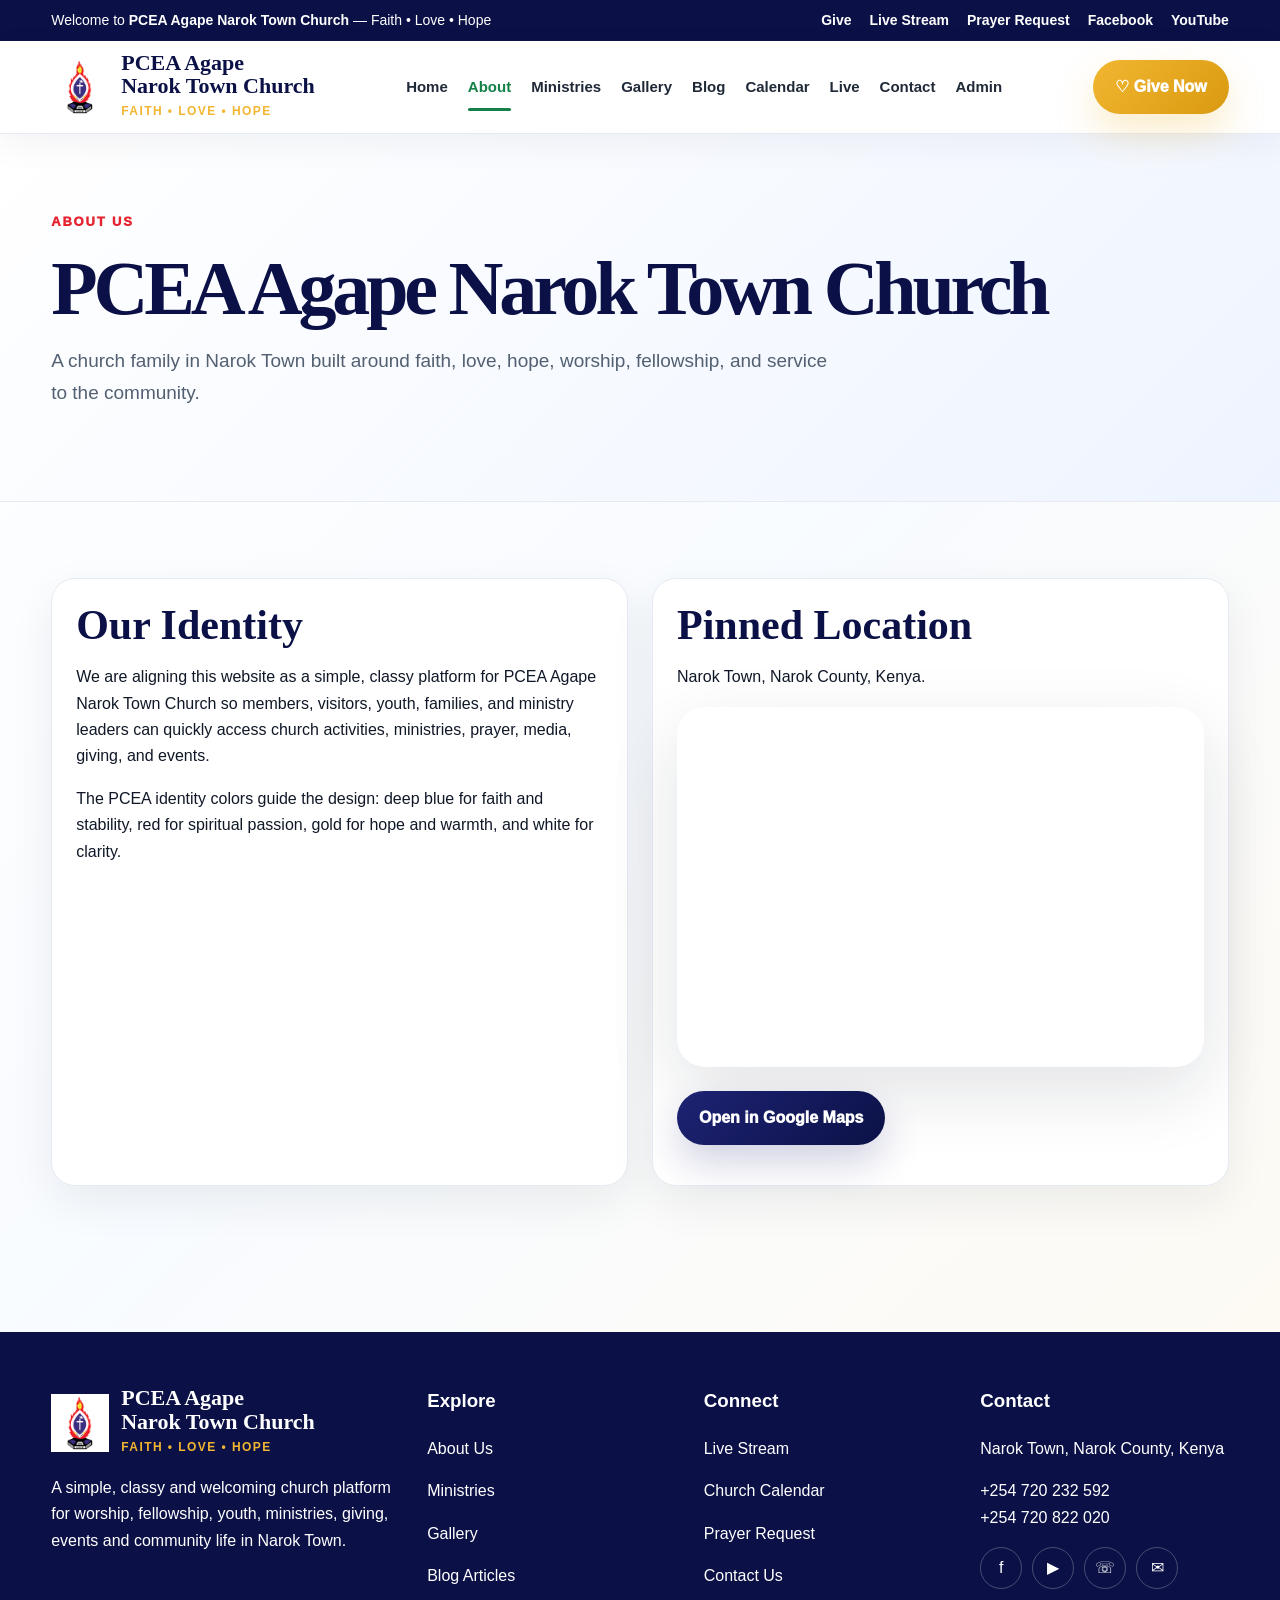
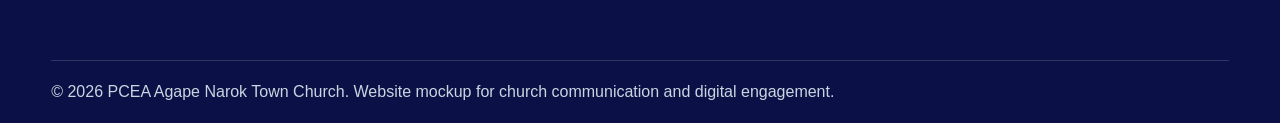
<file: about.html>
<!doctype html><html lang="en"><head><meta charset="UTF-8"><meta name="viewport" content="width=device-width,initial-scale=1.0"><title>About | PCEA Agape Narok Town Church</title><link rel="preconnect" href="https://images.unsplash.com"><link rel="stylesheet" href="assets/css/styles.css"><script src="data/site.js"></script><script src="assets/js/app.js" defer></script></head><body>

<main><section class="page-hero"><div class="container"><span class="eyebrow">About Us</span><h1>PCEA Agape Narok Town Church</h1><p class="lead">A church family in Narok Town built around faith, love, hope, worship, fellowship, and service to the community.</p></div></section><section class="section"><div class="container feature-grid"><div class="card"><h2>Our Identity</h2><p>We are aligning this website as a simple, classy platform for PCEA Agape Narok Town Church so members, visitors, youth, families, and ministry leaders can quickly access church activities, ministries, prayer, media, giving, and events.</p><p>The PCEA identity colors guide the design: deep blue for faith and stability, red for spiritual passion, gold for hope and warmth, and white for clarity.</p></div><div class="card"><h2>Pinned Location</h2><p>Narok Town, Narok County, Kenya.</p><iframe class="map" loading="lazy" src="https://www.google.com/maps?q=PCEA%20Narok%20Town%20Church%20Narok%20Kenya&output=embed"></iframe><p><a class="btn btn-primary" target="_blank" href="https://www.google.com/maps/search/?api=1&query=PCEA%20Narok%20Town%20Church%20Narok%20Kenya">Open in Google Maps</a></p></div></div></section></main></body></html>
</file>
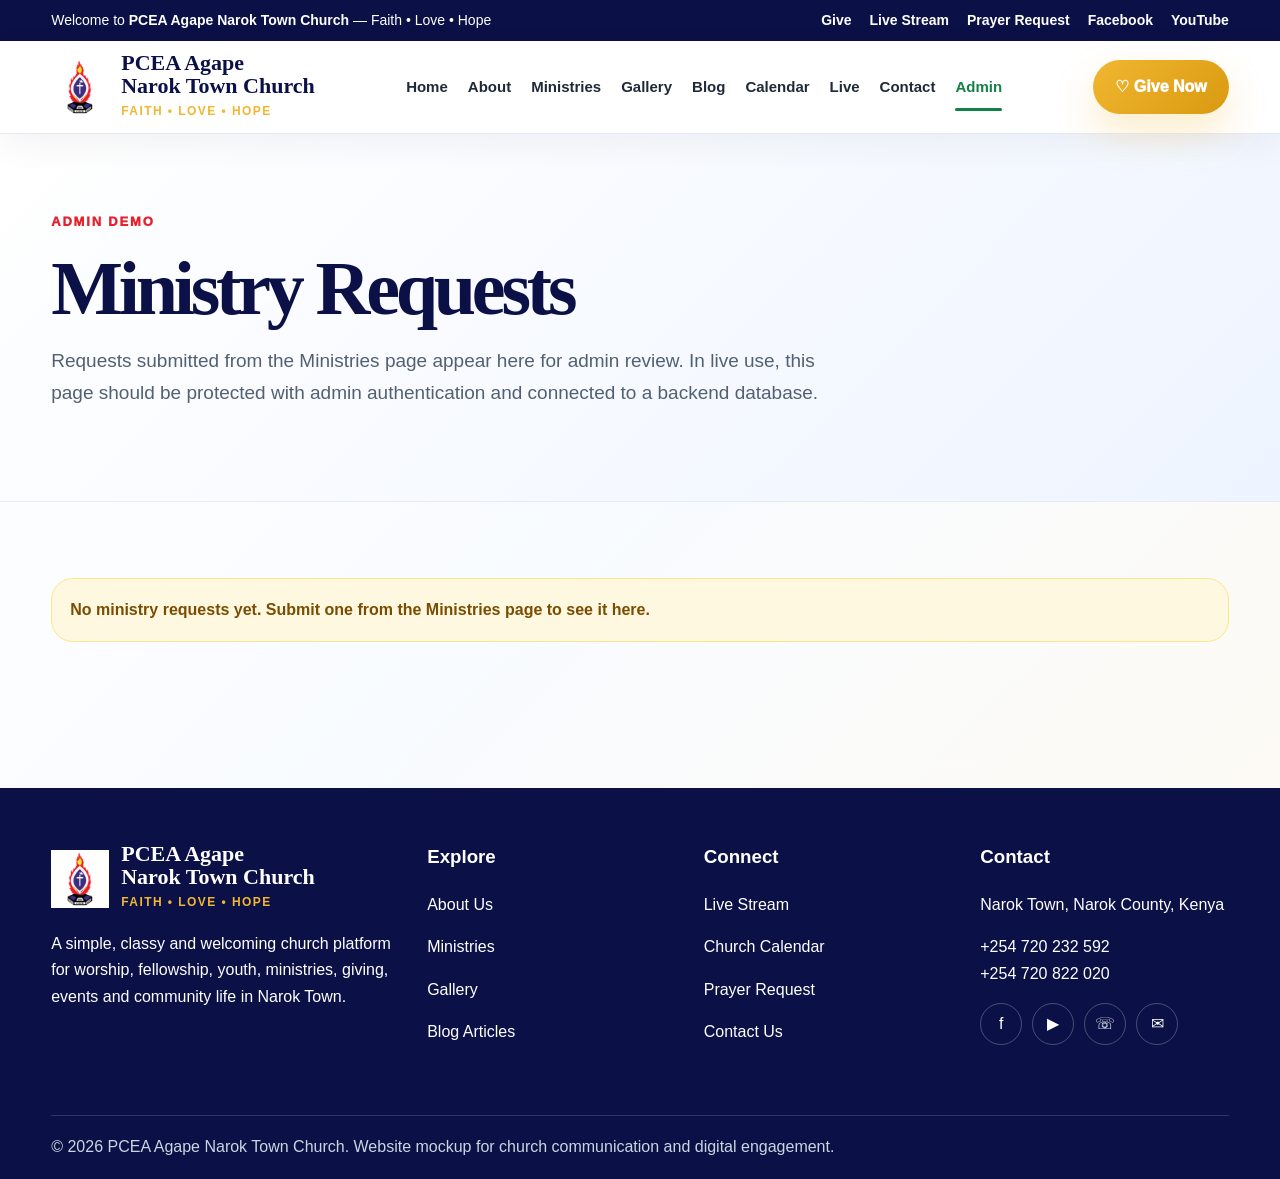
<file: admin-requests.html>
<!doctype html><html lang="en"><head><meta charset="UTF-8"><meta name="viewport" content="width=device-width,initial-scale=1.0"><title>Admin Ministry Requests | PCEA Agape</title><link rel="preconnect" href="https://images.unsplash.com"><link rel="stylesheet" href="assets/css/styles.css"><script src="data/site.js"></script><script src="assets/js/app.js" defer></script></head><body>

<main><section class="page-hero"><div class="container"><span class="eyebrow">Admin Demo</span><h1>Ministry Requests</h1><p class="lead">Requests submitted from the Ministries page appear here for admin review. In live use, this page should be protected with admin authentication and connected to a backend database.</p></div></section><section class="section"><div class="container" id="adminRequests"></div></section></main></body></html>
</file>
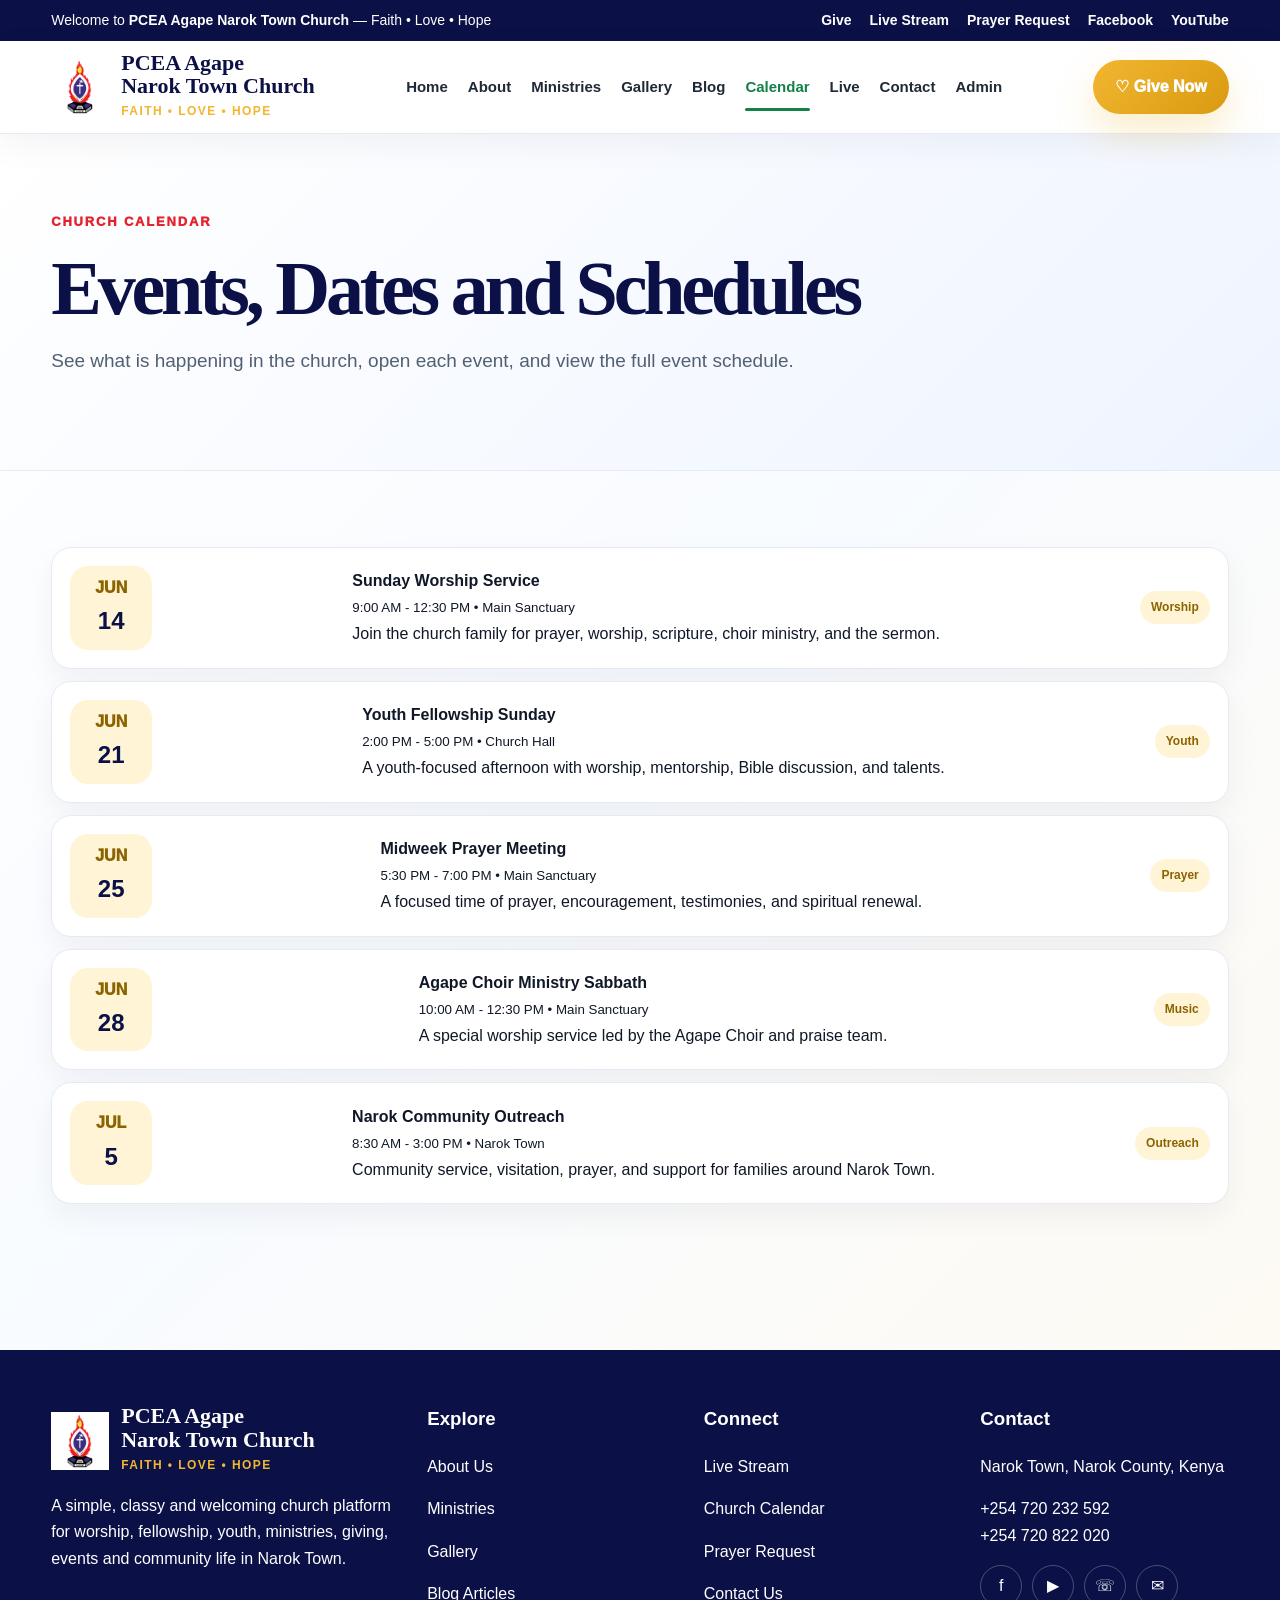
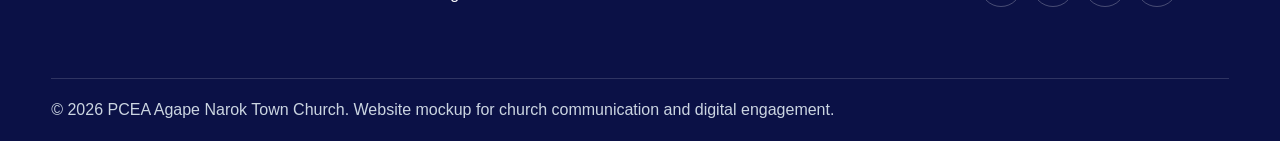
<file: calendar.html>
<!doctype html><html lang="en"><head><meta charset="UTF-8"><meta name="viewport" content="width=device-width,initial-scale=1.0"><title>Calendar | PCEA Agape Narok Town Church</title><link rel="preconnect" href="https://images.unsplash.com"><link rel="stylesheet" href="assets/css/styles.css"><script src="data/site.js"></script><script src="assets/js/app.js" defer></script></head><body>

<main><section class="page-hero"><div class="container"><span class="eyebrow">Church Calendar</span><h1>Events, Dates and Schedules</h1><p class="lead">See what is happening in the church, open each event, and view the full event schedule.</p></div></section><section class="section"><div class="container"><div class="list" id="eventsList"></div></div></section></main></body></html>
</file>
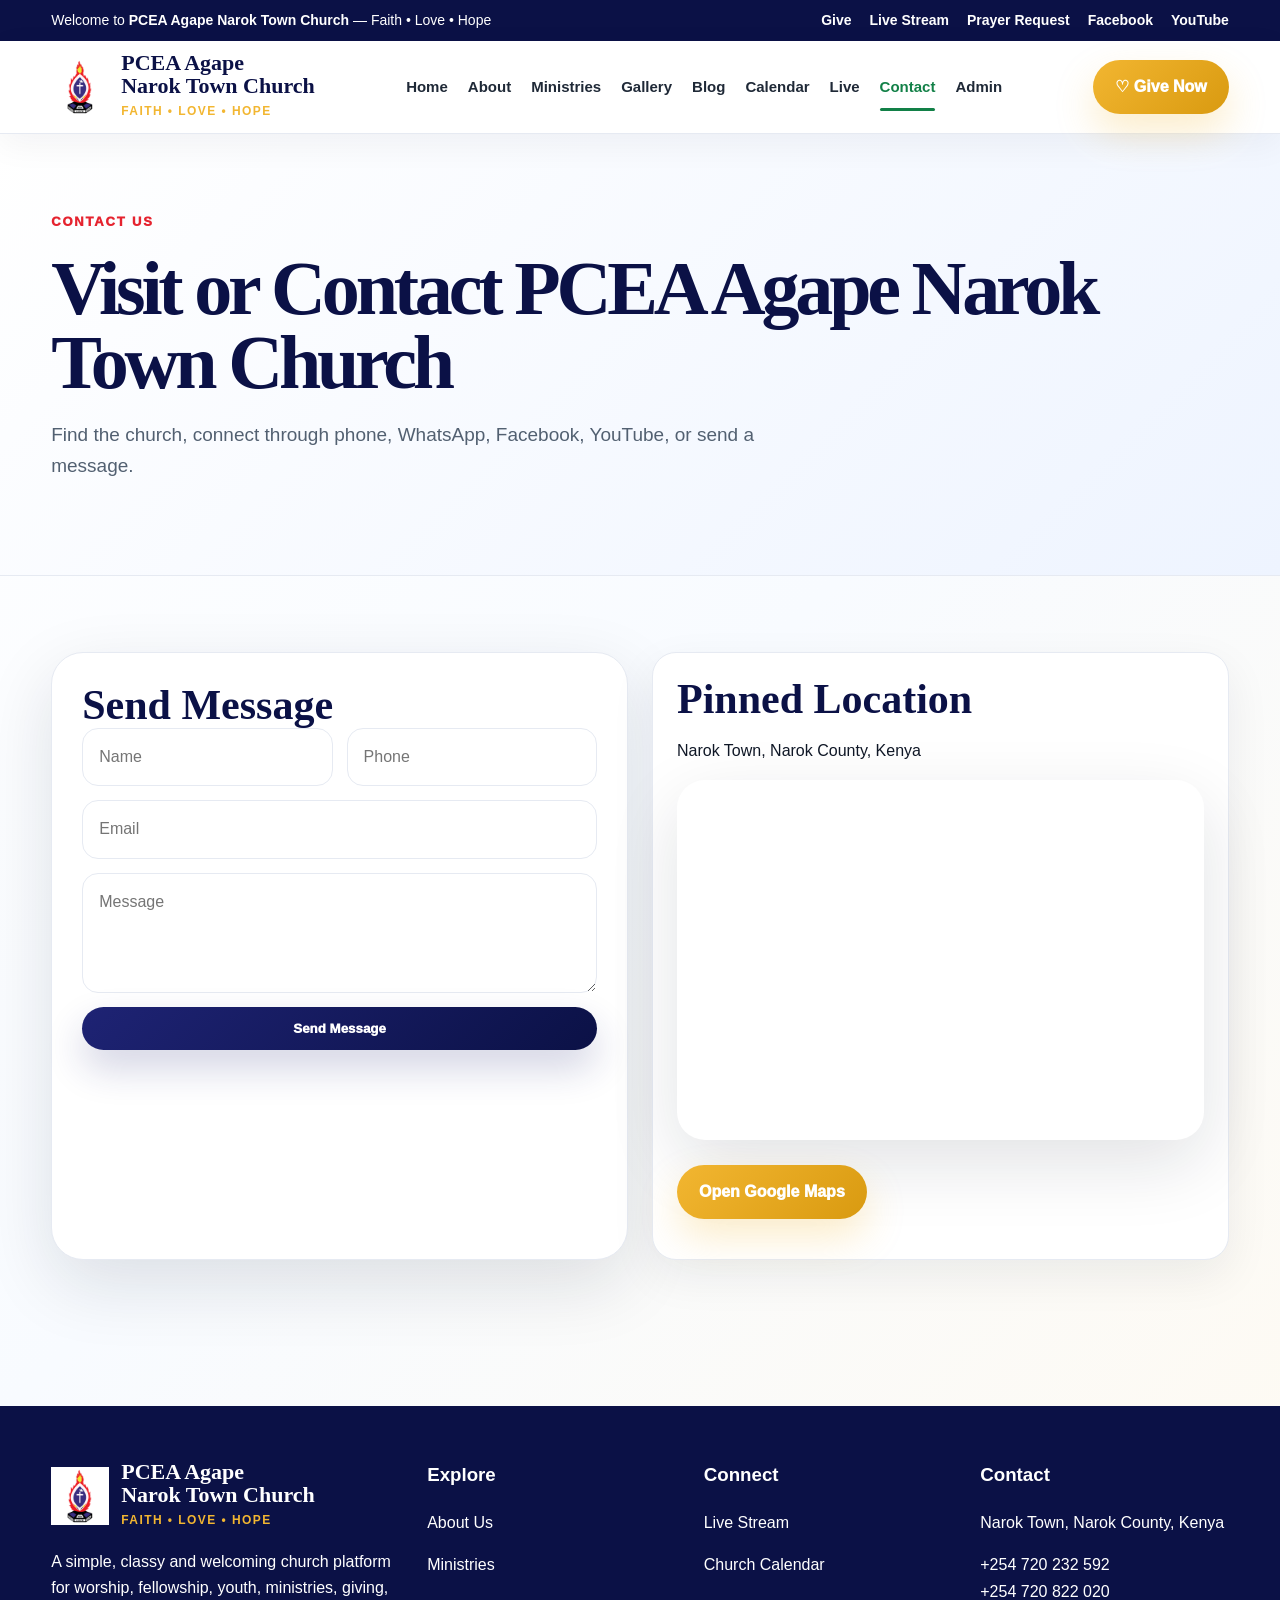
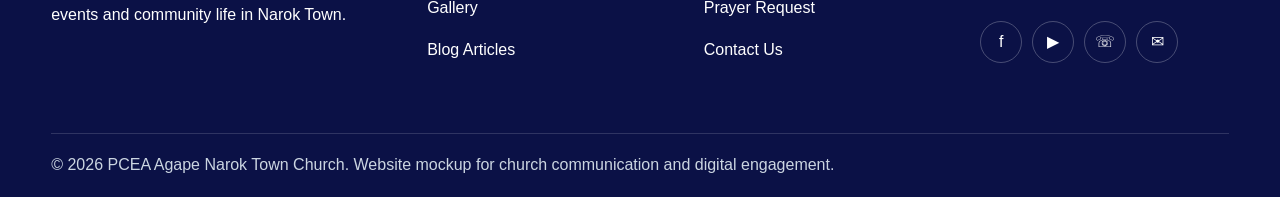
<file: contact.html>
<!doctype html><html lang="en"><head><meta charset="UTF-8"><meta name="viewport" content="width=device-width,initial-scale=1.0"><title>Contact | PCEA Agape Narok Town Church</title><link rel="preconnect" href="https://images.unsplash.com"><link rel="stylesheet" href="assets/css/styles.css"><script src="data/site.js"></script><script src="assets/js/app.js" defer></script></head><body>

<main><section class="page-hero"><div class="container"><span class="eyebrow">Contact Us</span><h1>Visit or Contact PCEA Agape Narok Town Church</h1><p class="lead">Find the church, connect through phone, WhatsApp, Facebook, YouTube, or send a message.</p></div></section><section class="section"><div class="container feature-grid"><div class="form-panel"><h2>Send Message</h2><form><div class="form-grid"><input placeholder="Name"><input placeholder="Phone"></div><input placeholder="Email"><textarea placeholder="Message"></textarea><button class="btn btn-primary" type="button" onclick="alert('Message submitted in demo mode.')">Send Message</button></form></div><div class="card"><h2>Pinned Location</h2><p>Narok Town, Narok County, Kenya</p><iframe class="map" loading="lazy" src="https://www.google.com/maps?q=PCEA%20Narok%20Town%20Church%20Narok%20Kenya&output=embed"></iframe><p><a class="btn btn-gold" target="_blank" href="https://www.google.com/maps/search/?api=1&query=PCEA%20Narok%20Town%20Church%20Narok%20Kenya">Open Google Maps</a></p></div></div></section></main></body></html>
</file>
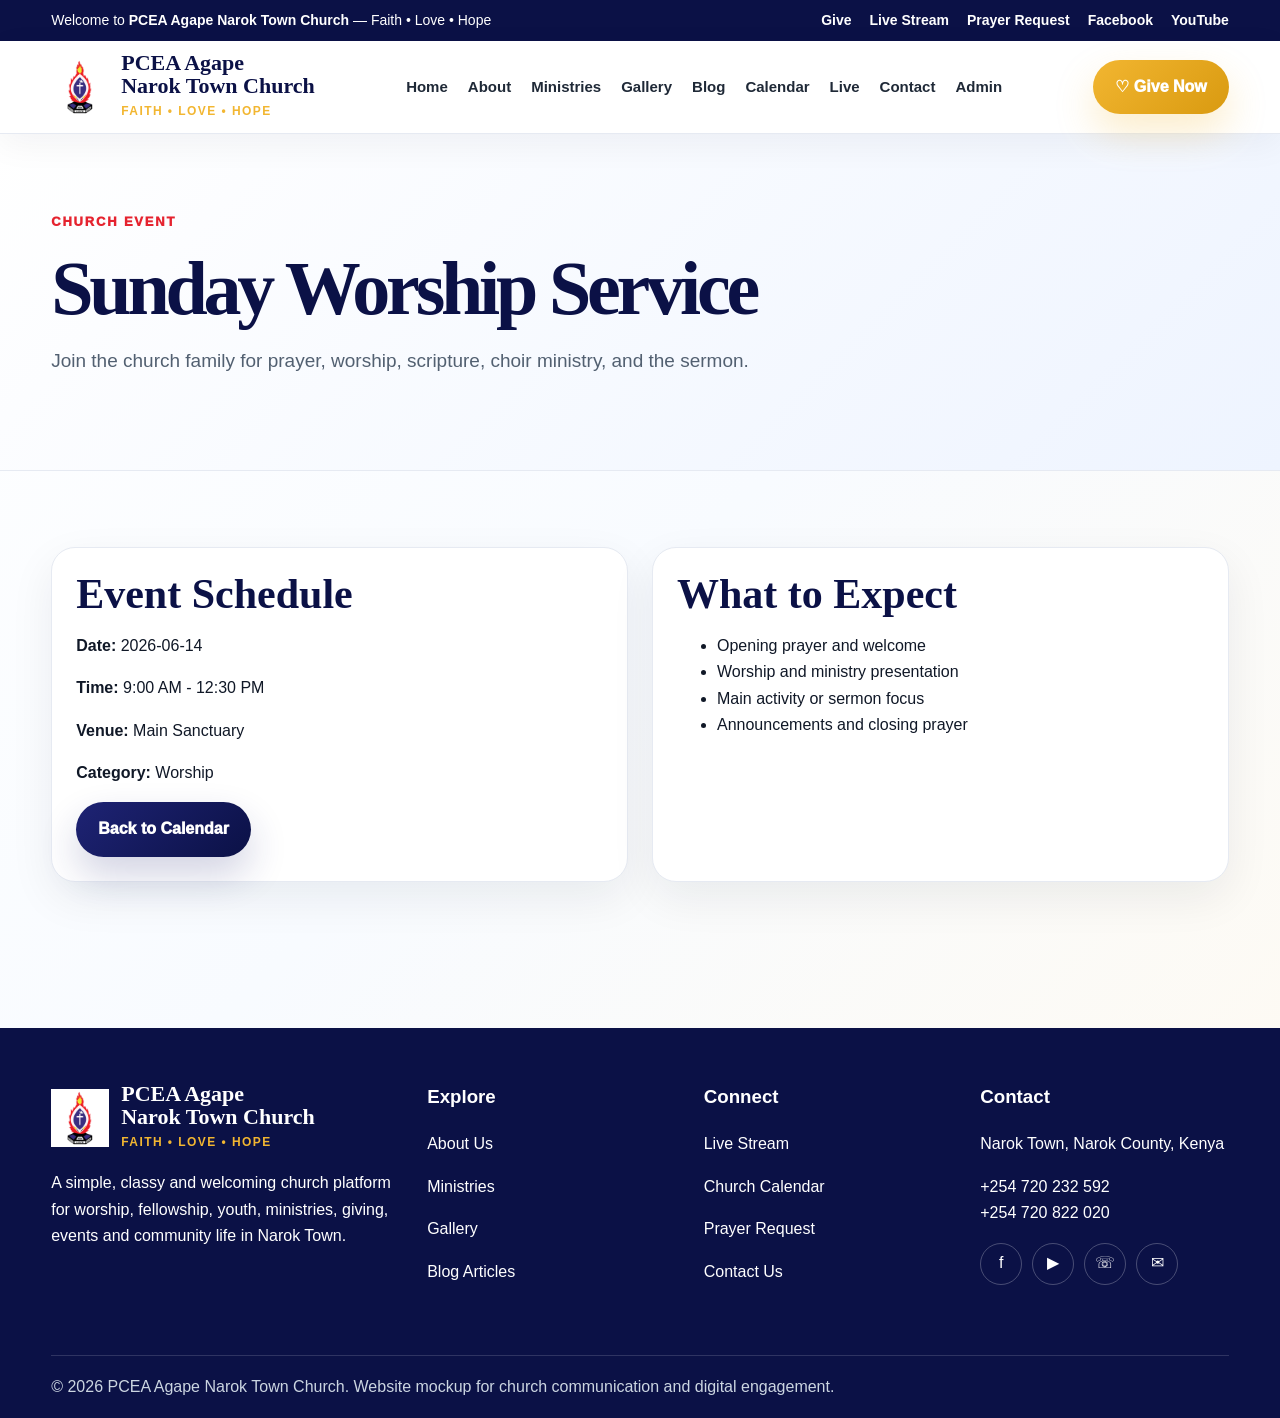
<file: event.html>
<!doctype html><html lang="en"><head><meta charset="UTF-8"><meta name="viewport" content="width=device-width,initial-scale=1.0"><title>Event | PCEA Agape</title><link rel="preconnect" href="https://images.unsplash.com"><link rel="stylesheet" href="assets/css/styles.css"><script src="data/site.js"></script><script src="assets/js/app.js" defer></script></head><body>
<main id="eventDetail"></main></body></html>
</file>
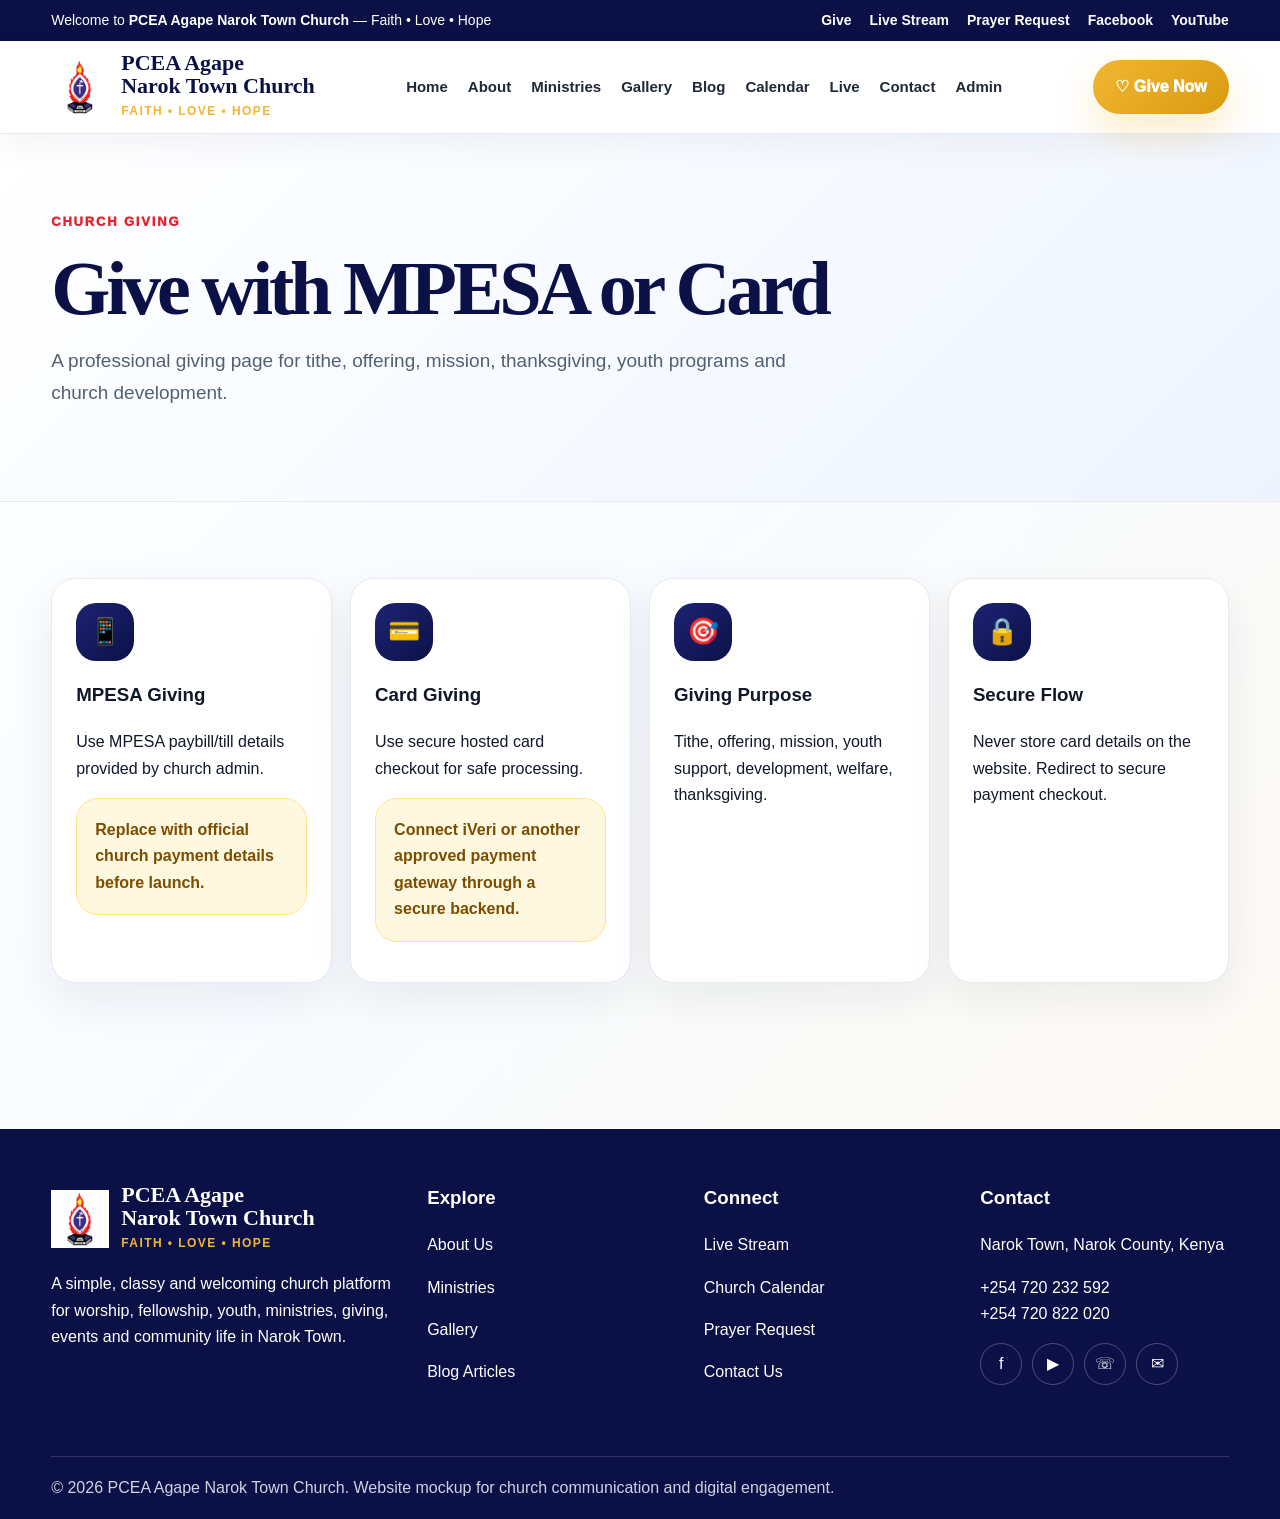
<file: giving.html>
<!doctype html><html lang="en"><head><meta charset="UTF-8"><meta name="viewport" content="width=device-width,initial-scale=1.0"><title>Giving | PCEA Agape Narok Town Church</title><link rel="preconnect" href="https://images.unsplash.com"><link rel="stylesheet" href="assets/css/styles.css"><script src="data/site.js"></script><script src="assets/js/app.js" defer></script></head><body>

<main><section class="page-hero"><div class="container"><span class="eyebrow">Church Giving</span><h1>Give with MPESA or Card</h1><p class="lead">A professional giving page for tithe, offering, mission, thanksgiving, youth programs and church development.</p></div></section><section class="section"><div class="container cards"><div class="card"><div class="icon">📱</div><h3>MPESA Giving</h3><p>Use MPESA paybill/till details provided by church admin.</p><p class="notice">Replace with official church payment details before launch.</p></div><div class="card"><div class="icon">💳</div><h3>Card Giving</h3><p>Use secure hosted card checkout for safe processing.</p><p class="notice">Connect iVeri or another approved payment gateway through a secure backend.</p></div><div class="card"><div class="icon">🎯</div><h3>Giving Purpose</h3><p>Tithe, offering, mission, youth support, development, welfare, thanksgiving.</p></div><div class="card"><div class="icon">🔒</div><h3>Secure Flow</h3><p>Never store card details on the website. Redirect to secure payment checkout.</p></div></div></section></main></body></html>
</file>
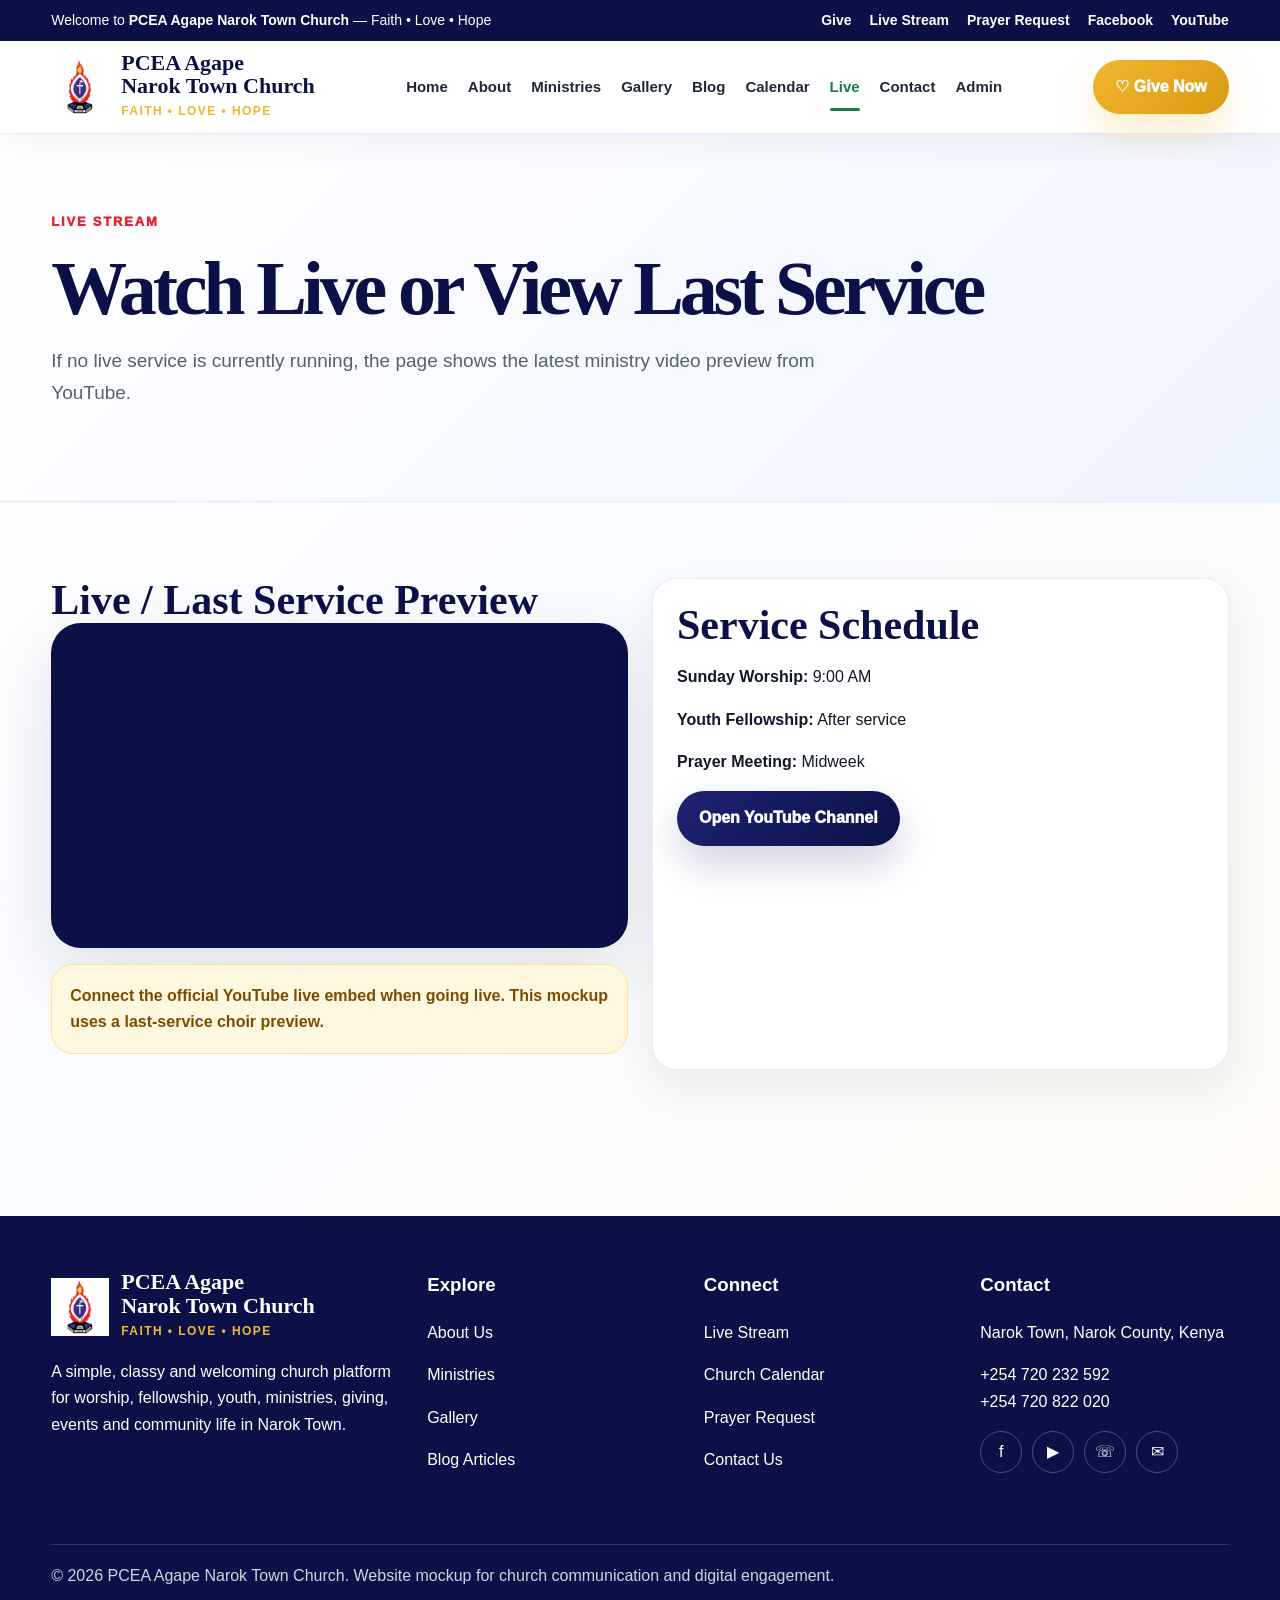
<file: livestream.html>
<!doctype html><html lang="en"><head><meta charset="UTF-8"><meta name="viewport" content="width=device-width,initial-scale=1.0"><title>Live Stream | PCEA Agape Narok Town Church</title><link rel="preconnect" href="https://images.unsplash.com"><link rel="stylesheet" href="assets/css/styles.css"><script src="data/site.js"></script><script src="assets/js/app.js" defer></script></head><body>

<main><section class="page-hero"><div class="container"><span class="eyebrow">Live Stream</span><h1>Watch Live or View Last Service</h1><p class="lead">If no live service is currently running, the page shows the latest ministry video preview from YouTube.</p></div></section><section class="section"><div class="container feature-grid"><div><h2>Live / Last Service Preview</h2><div class="video-wrap"><iframe src="https://www.youtube.com/embed/mBEFIJa9msc" title="PCEA Narok Town Church Choir" allowfullscreen></iframe></div><p class="notice">Connect the official YouTube live embed when going live. This mockup uses a last-service choir preview.</p></div><div class="card"><h2>Service Schedule</h2><p><strong>Sunday Worship:</strong> 9:00 AM</p><p><strong>Youth Fellowship:</strong> After service</p><p><strong>Prayer Meeting:</strong> Midweek</p><p><a class="btn btn-primary" target="_blank" href="https://www.youtube.com/@pceaagapechurchnarok5355">Open YouTube Channel</a></p></div></div></section></main></body></html>
</file>
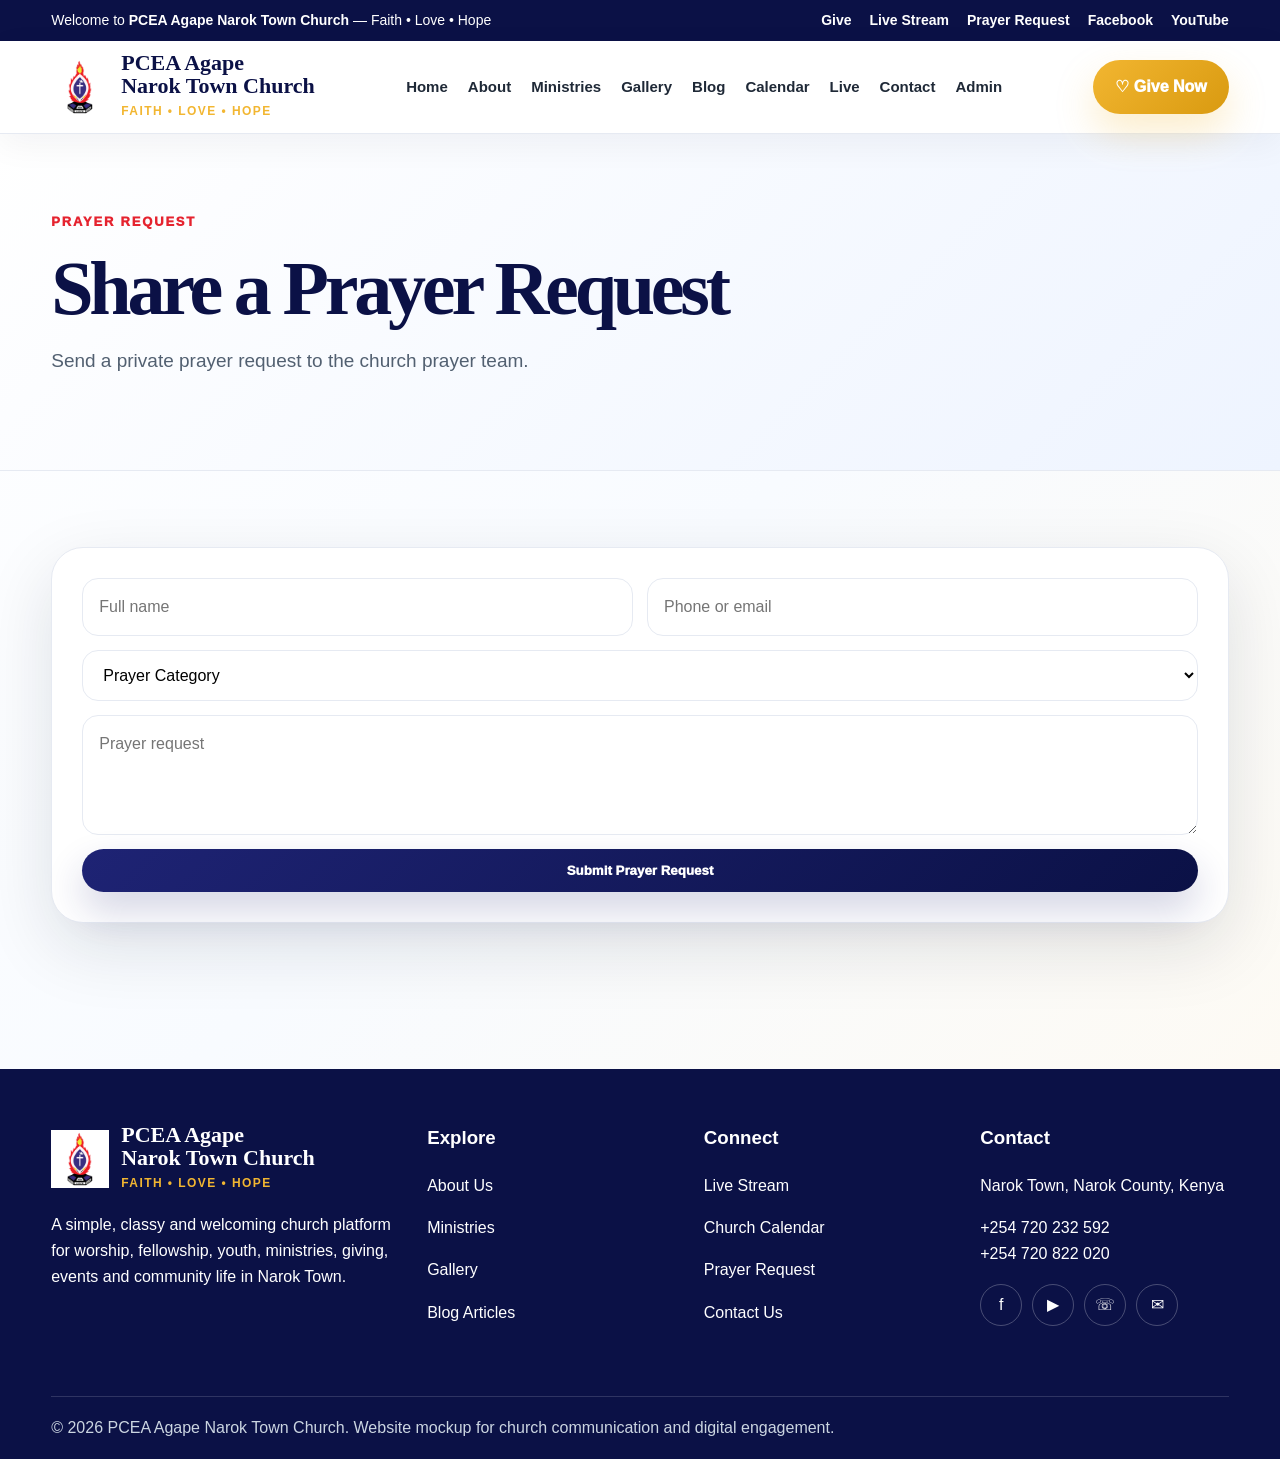
<file: prayer.html>
<!doctype html><html lang="en"><head><meta charset="UTF-8"><meta name="viewport" content="width=device-width,initial-scale=1.0"><title>Prayer Request | PCEA Agape Narok Town Church</title><link rel="preconnect" href="https://images.unsplash.com"><link rel="stylesheet" href="assets/css/styles.css"><script src="data/site.js"></script><script src="assets/js/app.js" defer></script></head><body>

<main><section class="page-hero"><div class="container"><span class="eyebrow">Prayer Request</span><h1>Share a Prayer Request</h1><p class="lead">Send a private prayer request to the church prayer team.</p></div></section><section class="section"><div class="container"><div class="form-panel"><form><div class="form-grid"><input required placeholder="Full name"><input required placeholder="Phone or email"></div><select><option>Prayer Category</option><option>Family</option><option>Healing</option><option>Youth</option><option>Thanksgiving</option><option>Guidance</option></select><textarea placeholder="Prayer request"></textarea><button class="btn btn-primary" type="button" onclick="alert('Prayer request submitted in demo mode.')">Submit Prayer Request</button></form></div></div></section></main></body></html>
</file>
<file: assets/css/styles.css>
:root{--blue:#1e2374;--blue2:#0b1146;--red:#e5232f;--gold:#f2b631;--green:#128047;--ink:#101827;--muted:#64748b;--line:#e6eaf2;--cream:#fffaf0;--white:#fff;--soft:#f7f9fc;--shadow:0 24px 70px rgba(16,24,39,.12);--radius:24px}*{box-sizing:border-box}html{scroll-behavior:smooth}body{margin:0;font-family:Inter,Segoe UI,Arial,sans-serif;color:var(--ink);background:linear-gradient(135deg,#fff 0%,#f8fbff 46%,#fffaf0 100%);line-height:1.65}.container{width:min(1180px,92%);margin:auto}.topbar{background:var(--blue2);color:white;font-size:14px}.topbar .container{display:flex;justify-content:space-between;gap:18px;align-items:center;padding:9px 0}.topbar a{color:white;text-decoration:none;font-weight:800}.topbar-links{display:flex;gap:18px;flex-wrap:wrap}.site-header{position:sticky;top:0;z-index:50;background:rgba(255,255,255,.94);backdrop-filter:blur(16px);border-bottom:1px solid var(--line);box-shadow:0 10px 35px rgba(16,24,39,.05)}.nav-wrap{height:92px;display:flex;align-items:center;justify-content:space-between;gap:20px}.brand{display:flex;gap:12px;align-items:center;text-decoration:none;color:var(--blue2)}.brand img{width:58px;height:58px;object-fit:contain}.brand strong{display:block;font-family:Georgia,serif;font-size:22px;line-height:1.05}.brand span{font-size:12px;font-weight:900;color:var(--gold);letter-spacing:.12em;text-transform:uppercase}.nav{display:flex;gap:20px;align-items:center}.nav a{color:#1f2937;text-decoration:none;font-weight:900;font-size:15px;position:relative}.nav a.active,.nav a:hover{color:var(--green)}.nav a.active:after,.nav a:hover:after{content:"";position:absolute;left:0;right:0;bottom:-12px;height:3px;border-radius:8px;background:var(--green)}.btn{display:inline-flex;align-items:center;justify-content:center;gap:10px;border:0;border-radius:999px;padding:14px 22px;font-weight:950;text-decoration:none;cursor:pointer;transition:.25s ease}.btn:hover{transform:translateY(-3px)}.btn-primary{background:linear-gradient(135deg,var(--blue),var(--blue2));color:white;box-shadow:0 18px 38px rgba(30,35,116,.2)}.btn-gold{background:linear-gradient(135deg,var(--gold),#d99a10);color:#fff;box-shadow:0 18px 38px rgba(242,182,49,.25)}.btn-outline{background:white;border:1px solid var(--line);color:var(--blue2)}.mobile-toggle{display:none;background:var(--blue2);color:white;border:0;border-radius:14px;padding:12px 14px;font-size:22px}.hero{position:relative;overflow:hidden}.hero:before{content:"";position:absolute;right:-180px;top:80px;width:560px;height:560px;border-radius:50%;background:radial-gradient(circle,rgba(242,182,49,.2),transparent 65%)}.hero-grid{display:grid;grid-template-columns:1fr 1.05fr;gap:52px;align-items:center;min-height:660px;padding:58px 0}.eyebrow{display:inline-flex;gap:8px;align-items:center;color:var(--red);font-weight:950;letter-spacing:.14em;text-transform:uppercase;font-size:13px}.hero h1,.page-hero h1{font-family:Georgia,serif;font-size:clamp(46px,6vw,76px);line-height:.97;letter-spacing:-.055em;margin:18px 0;color:var(--blue2)}.hero h1 span,.gold{color:#b98404}.lead{font-size:19px;color:#526071;max-width:650px}.hero-actions{display:flex;gap:14px;flex-wrap:wrap;margin-top:28px}.hero-slider{position:relative;border-radius:34px;overflow:hidden;box-shadow:var(--shadow);min-height:480px;background:var(--blue2)}.slide{position:absolute;inset:0;opacity:0;transition:opacity .7s ease}.slide.active{opacity:1}.slide img{width:100%;height:100%;object-fit:cover;display:block}.slide:after{content:"";position:absolute;inset:0;background:linear-gradient(180deg,transparent 30%,rgba(11,17,70,.8))}.slide-copy{position:absolute;left:28px;right:28px;bottom:28px;color:white;z-index:2}.slide-copy h3{font-family:Georgia,serif;font-size:32px;margin:0}.slider-dots{position:absolute;bottom:18px;right:24px;display:flex;gap:8px;z-index:4}.slider-dots button{width:10px;height:10px;border-radius:50%;border:0;background:rgba(255,255,255,.55)}.slider-dots button.active{background:var(--gold);width:28px;border-radius:20px}.section{padding:76px 0}.section-head{display:flex;justify-content:space-between;align-items:end;gap:20px;margin-bottom:28px}.section h2,.section-head h2{font-family:Georgia,serif;font-size:42px;line-height:1.08;margin:0;color:var(--blue2)}.section-head p{margin:8px 0 0;color:var(--muted);max-width:620px}.cards{display:grid;grid-template-columns:repeat(4,1fr);gap:18px}.card{background:white;border:1px solid var(--line);border-radius:var(--radius);padding:24px;box-shadow:0 16px 45px rgba(16,24,39,.07);transition:.25s ease}.card:hover{transform:translateY(-5px);box-shadow:var(--shadow)}.icon{width:58px;height:58px;border-radius:20px;display:grid;place-items:center;background:linear-gradient(135deg,var(--blue),var(--blue2));color:white;font-size:26px;margin-bottom:16px}.image-card{padding:0;overflow:hidden}.image-card img{height:220px;width:100%;object-fit:cover;display:block}.image-card .pad{padding:20px}.feature-grid{display:grid;grid-template-columns:1fr 1fr;gap:24px}.feature{background:var(--blue2);color:white;border-radius:34px;padding:42px;position:relative;overflow:hidden}.feature:after{content:"";position:absolute;right:-120px;bottom:-120px;width:300px;height:300px;border-radius:50%;background:rgba(242,182,49,.18)}.feature h2{color:white}.feature p{color:#dbe6ff}.list{display:grid;gap:12px}.list a,.event-row{display:flex;justify-content:space-between;align-items:center;gap:18px;background:white;border:1px solid var(--line);border-radius:20px;padding:18px;text-decoration:none;color:var(--ink);box-shadow:0 12px 30px rgba(16,24,39,.05)}.date-badge{min-width:82px;text-align:center;border-radius:18px;background:#fff4d6;color:#8b6400;padding:9px;font-weight:950}.date-badge strong{display:block;color:var(--blue2);font-size:24px}.page-hero{padding:74px 0;background:linear-gradient(135deg,#fff,#eef4ff);border-bottom:1px solid var(--line)}.page-hero .lead{max-width:780px}.toolbar{display:flex;gap:10px;flex-wrap:wrap;margin:22px 0}.pill{border:1px solid var(--line);background:white;border-radius:999px;padding:10px 16px;font-weight:900;cursor:pointer}.pill.active,.pill:hover{background:var(--blue2);color:white}.gallery-grid{display:grid;grid-template-columns:repeat(4,1fr);gap:18px}.gallery-item{border-radius:24px;overflow:hidden;background:white;border:1px solid var(--line);box-shadow:0 16px 45px rgba(16,24,39,.07);cursor:pointer}.gallery-item img{height:220px;width:100%;object-fit:cover}.gallery-item h3{margin:14px 16px 18px;font-size:17px}.ministry-grid{display:grid;grid-template-columns:repeat(3,1fr);gap:22px}.ministry-card{display:flex;flex-direction:column;min-height:100%;padding:0;overflow:hidden}.ministry-card img{height:215px;width:100%;object-fit:cover}.ministry-card .pad{padding:22px}.form-panel{background:white;border:1px solid var(--line);border-radius:32px;padding:30px;box-shadow:var(--shadow)}form{display:grid;gap:14px}.form-grid{display:grid;grid-template-columns:1fr 1fr;gap:14px}input,select,textarea{width:100%;border:1px solid var(--line);border-radius:16px;padding:15px 16px;font:inherit;background:#fff}textarea{min-height:120px;resize:vertical}.status-box{padding:16px;border-radius:18px;background:#ecfdf5;border:1px solid #bbf7d0;color:#166534;font-weight:800;display:none}.status-box.show{display:block}.detail-hero{display:grid;grid-template-columns:1fr 1fr;gap:40px;align-items:center}.detail-hero img{width:100%;height:430px;object-fit:cover;border-radius:32px;box-shadow:var(--shadow)}.tabs{display:flex;gap:12px;flex-wrap:wrap;margin:22px 0}.tab-panel{display:none}.tab-panel.active{display:block}.blog-grid{display:grid;grid-template-columns:2fr 1fr;gap:28px}.post-list{display:grid;gap:20px}.post-card{display:grid;grid-template-columns:240px 1fr;gap:22px;background:white;border:1px solid var(--line);border-radius:28px;padding:16px;box-shadow:0 16px 45px rgba(16,24,39,.07);text-decoration:none;color:var(--ink)}.post-card img{width:100%;height:180px;object-fit:cover;border-radius:20px}.sidebar{background:white;border:1px solid var(--line);border-radius:28px;padding:24px;box-shadow:0 16px 45px rgba(16,24,39,.07);height:max-content}.video-wrap{aspect-ratio:16/9;background:var(--blue2);border-radius:30px;overflow:hidden;box-shadow:var(--shadow)}.video-wrap iframe{width:100%;height:100%;border:0}.map{border:0;width:100%;height:360px;border-radius:28px;box-shadow:var(--shadow)}.footer{background:var(--blue2);color:white;margin-top:70px}.footer a{color:white;text-decoration:none}.footer-grid{display:grid;grid-template-columns:1.4fr 1fr 1fr 1fr;gap:28px;padding:54px 0}.footer h3{margin-top:0}.footer-bottom{border-top:1px solid rgba(255,255,255,.15);padding:18px 0;color:#cbd5e1}.socials{display:flex;gap:10px;flex-wrap:wrap}.socials a{width:42px;height:42px;border:1px solid rgba(255,255,255,.25);border-radius:50%;display:grid;place-items:center}.lightbox{position:fixed;inset:0;background:rgba(5,10,30,.86);z-index:100;display:none;align-items:center;justify-content:center;padding:24px}.lightbox.show{display:flex}.lightbox img{max-width:92vw;max-height:78vh;border-radius:24px}.lightbox button{position:absolute;top:24px;right:24px}.admin-table{width:100%;border-collapse:collapse;background:white;border-radius:22px;overflow:hidden;box-shadow:0 16px 45px rgba(16,24,39,.07)}.admin-table th,.admin-table td{text-align:left;border-bottom:1px solid var(--line);padding:16px}.badge{display:inline-flex;padding:7px 11px;border-radius:99px;background:#fff4d6;color:#8b6400;font-weight:900;font-size:12px}.notice{background:#fff8e1;border:1px solid #fde68a;border-radius:22px;padding:18px;color:#7a4d00;font-weight:700}@media(max-width:1050px){.nav{display:none;position:fixed;inset:118px 18px auto 18px;background:white;border:1px solid var(--line);border-radius:24px;padding:18px;box-shadow:var(--shadow);flex-direction:column;align-items:flex-start}.nav.open{display:flex}.mobile-toggle{display:block}.hero-grid,.feature-grid,.detail-hero,.blog-grid{grid-template-columns:1fr}.cards{grid-template-columns:repeat(2,1fr)}.gallery-grid{grid-template-columns:repeat(2,1fr)}.ministry-grid{grid-template-columns:repeat(2,1fr)}}@media(max-width:680px){.topbar .container{align-items:flex-start;flex-direction:column}.brand strong{font-size:18px}.nav-wrap{height:82px}.hero-grid{min-height:auto;padding:42px 0}.hero-slider{min-height:360px}.cards,.gallery-grid,.ministry-grid,.form-grid,.footer-grid{grid-template-columns:1fr}.section-head{display:block}.post-card{grid-template-columns:1fr}.hero h1,.page-hero h1{font-size:42px}.section h2,.section-head h2{font-size:34px}}
</file>
